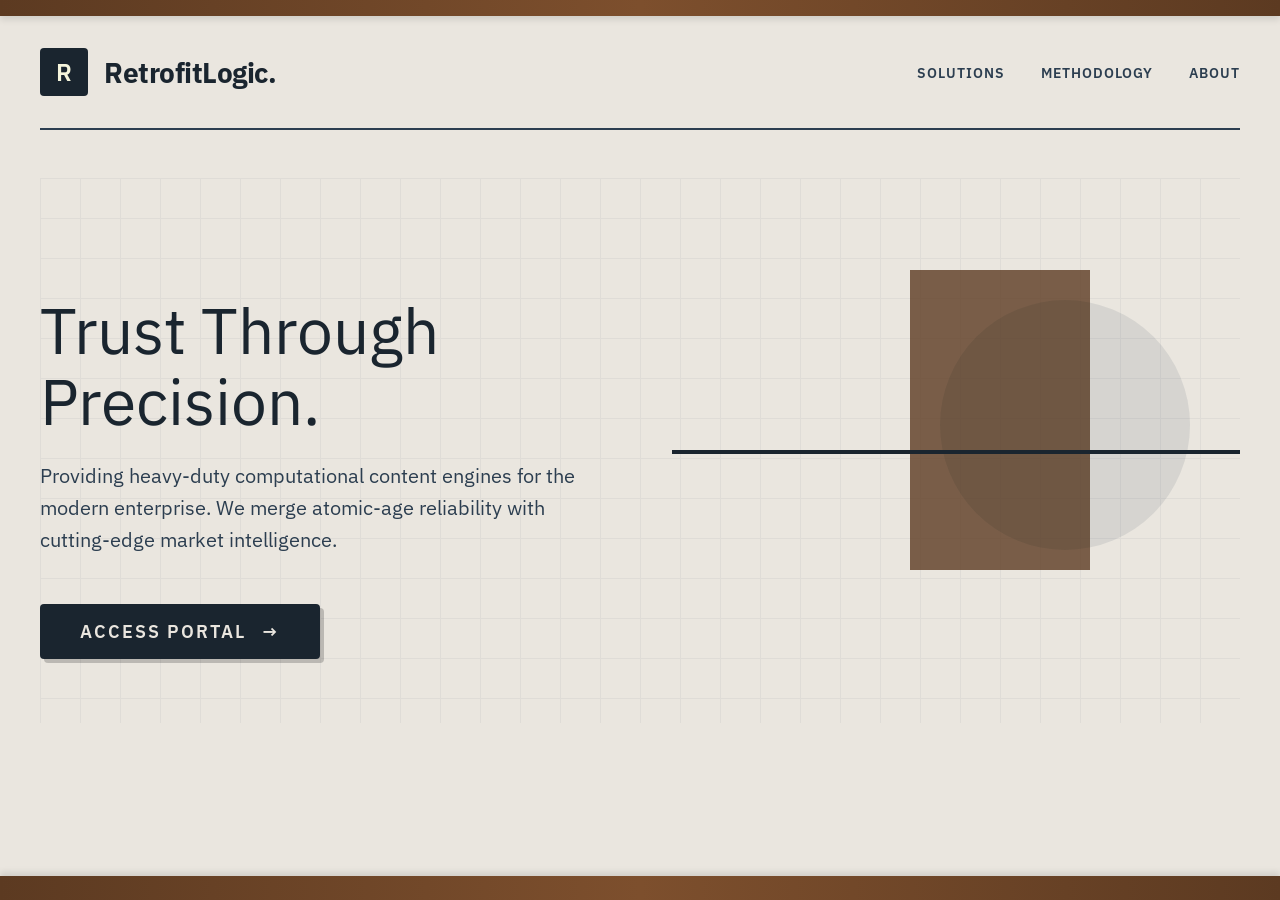
<file: frontend/index.html>
<!DOCTYPE html>
<html lang="en">
<head>
    <meta charset="UTF-8">
    <meta name="viewport" content="width=device-width, initial-scale=1.0">
    <title>RetrofitLogic | Legacy Computational Solutions</title>
    <link rel="stylesheet" href="css/style.css">
    <!-- Google Fonts for IBM Mid-century look and MS-DOS monospace -->
    <link href="https://fonts.googleapis.com/css2?family=Courier+Prime:ital,wght@0,400;0,700;1,400&family=IBM+Plex+Sans:wght@300;400;600&display=swap" rel="stylesheet">
</head>
<body class="phase-1">
    
    <!-- PHASE 1: RETROFIT LOGIC CORPORATE FACADE (1960s IBM / Teakwood) -->
    <main id="corporate-ui" class="active">
        <div class="teak-border"></div>
        <div class="corporate-container">
            <header class="corp-header">
                <div class="logo-grid">
                    <div class="logo-mark">R</div>
                    <h1 class="logo-text">RetrofitLogic.</h1>
                </div>
                <nav class="corp-nav">
                    <a href="#">Solutions</a>
                    <a href="#">Methodology</a>
                    <a href="#">About</a>
                </nav>
            </header>

            <section class="hero">
                <div class="grid-overlay"></div>
                <div class="hero-content">
                    <h2>Trust Through Precision.</h2>
                    <p>Providing heavy-duty computational content engines for the modern enterprise. We merge atomic-age reliability with cutting-edge market intelligence.</p>
                    
                    <button id="login-btn" class="access-btn">Access Portal <span>&#8594;</span></button>
                </div>
                <div class="hero-graphic">
                    <!-- Geometric 60s illustration abstraction -->
                    <div class="geo-circle"></div>
                    <div class="geo-rect"></div>
                    <div class="geo-line"></div>
                </div>
            </section>
        </div>
        <div class="teak-border-bottom"></div>
    </main>

    <!-- CRT GLITCH OVERLAY (Transition) -->
    <div id="glitch-overlay"></div>

    <!-- PHASE 2: SERVICE-EXE TERMINAL (1980s MS-DOS / Glowing Green) -->
    <main id="terminal-ui" class="hidden">
        <div class="crt-scanlines"></div>
        <div class="terminal-content">
            <div id="boot-sequence"></div>
            <div class="input-line hidden" id="terminal-input">
                <span class="prompt">C:\SERVICE-EXE></span>
                <span class="cursor"></span>
            </div>
        </div>
    </main>

    <script src="js/app.js"></script>
</body>
</html>
</file>
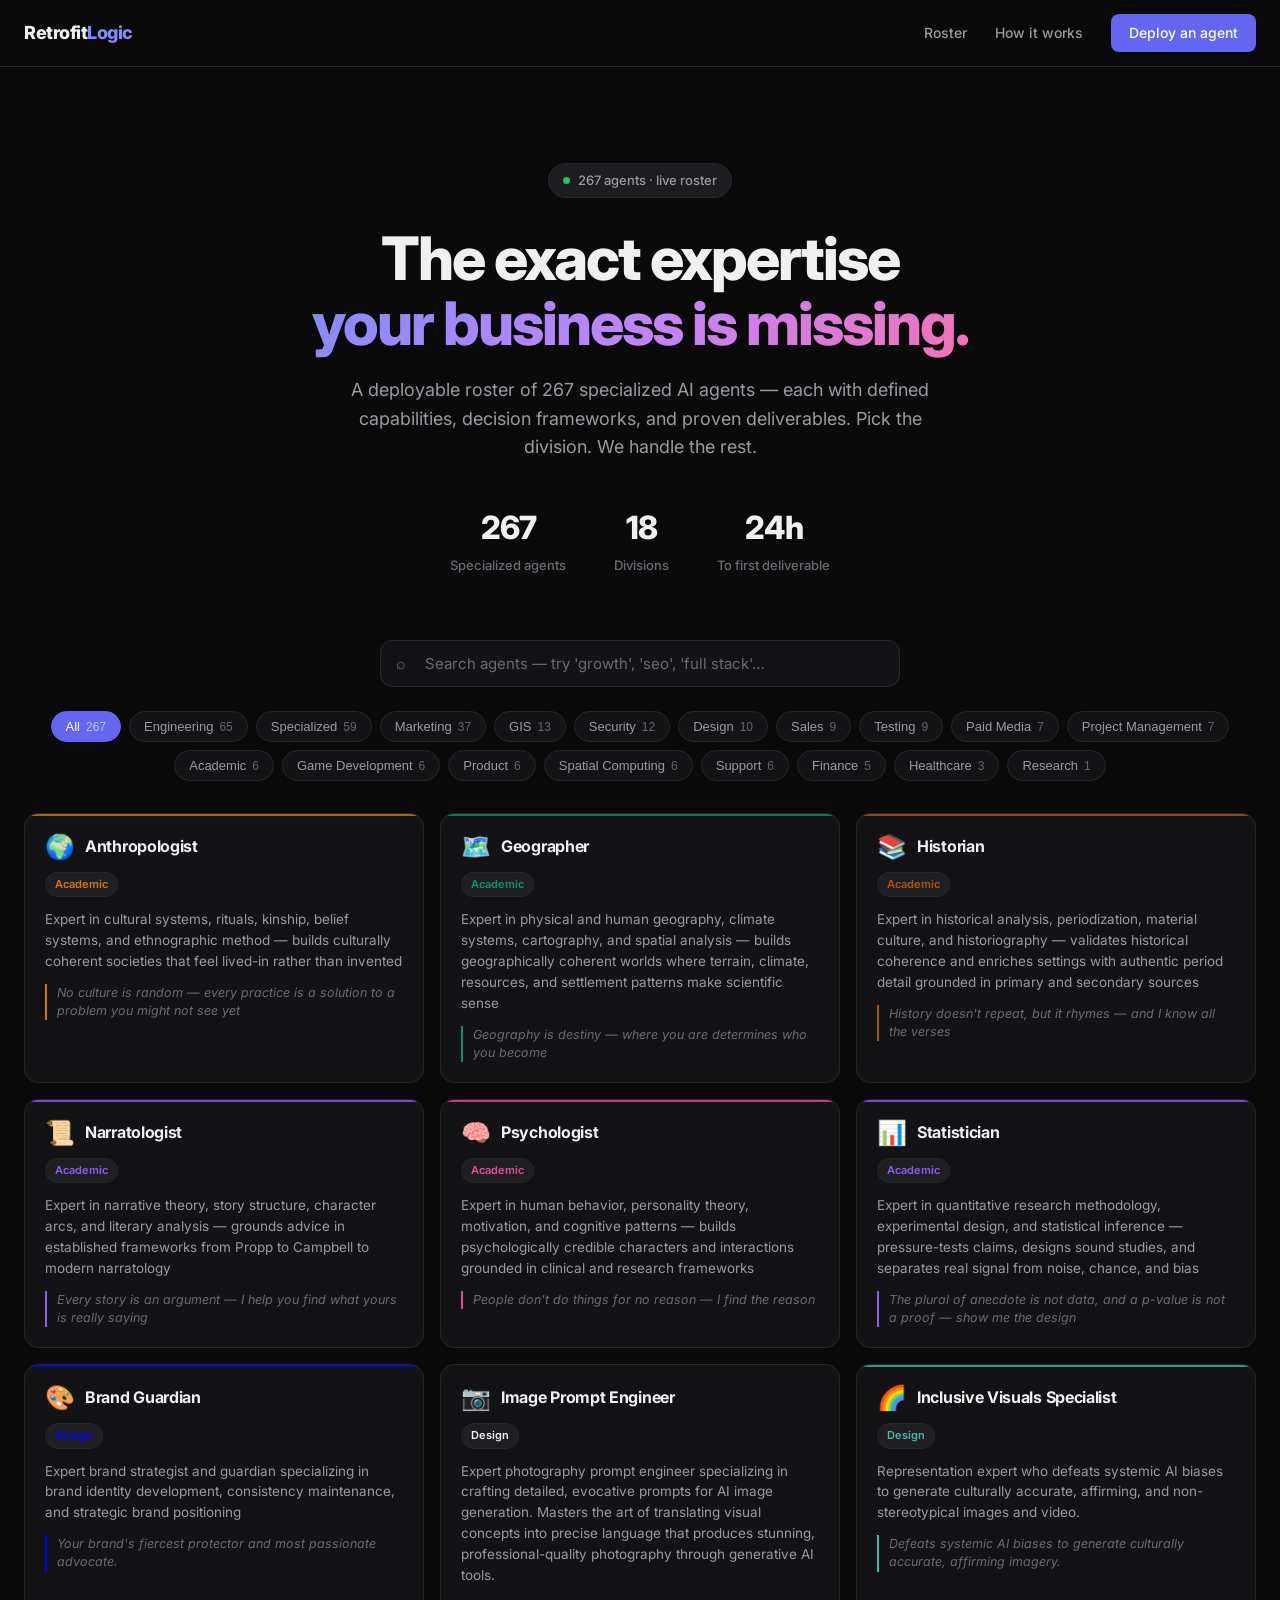
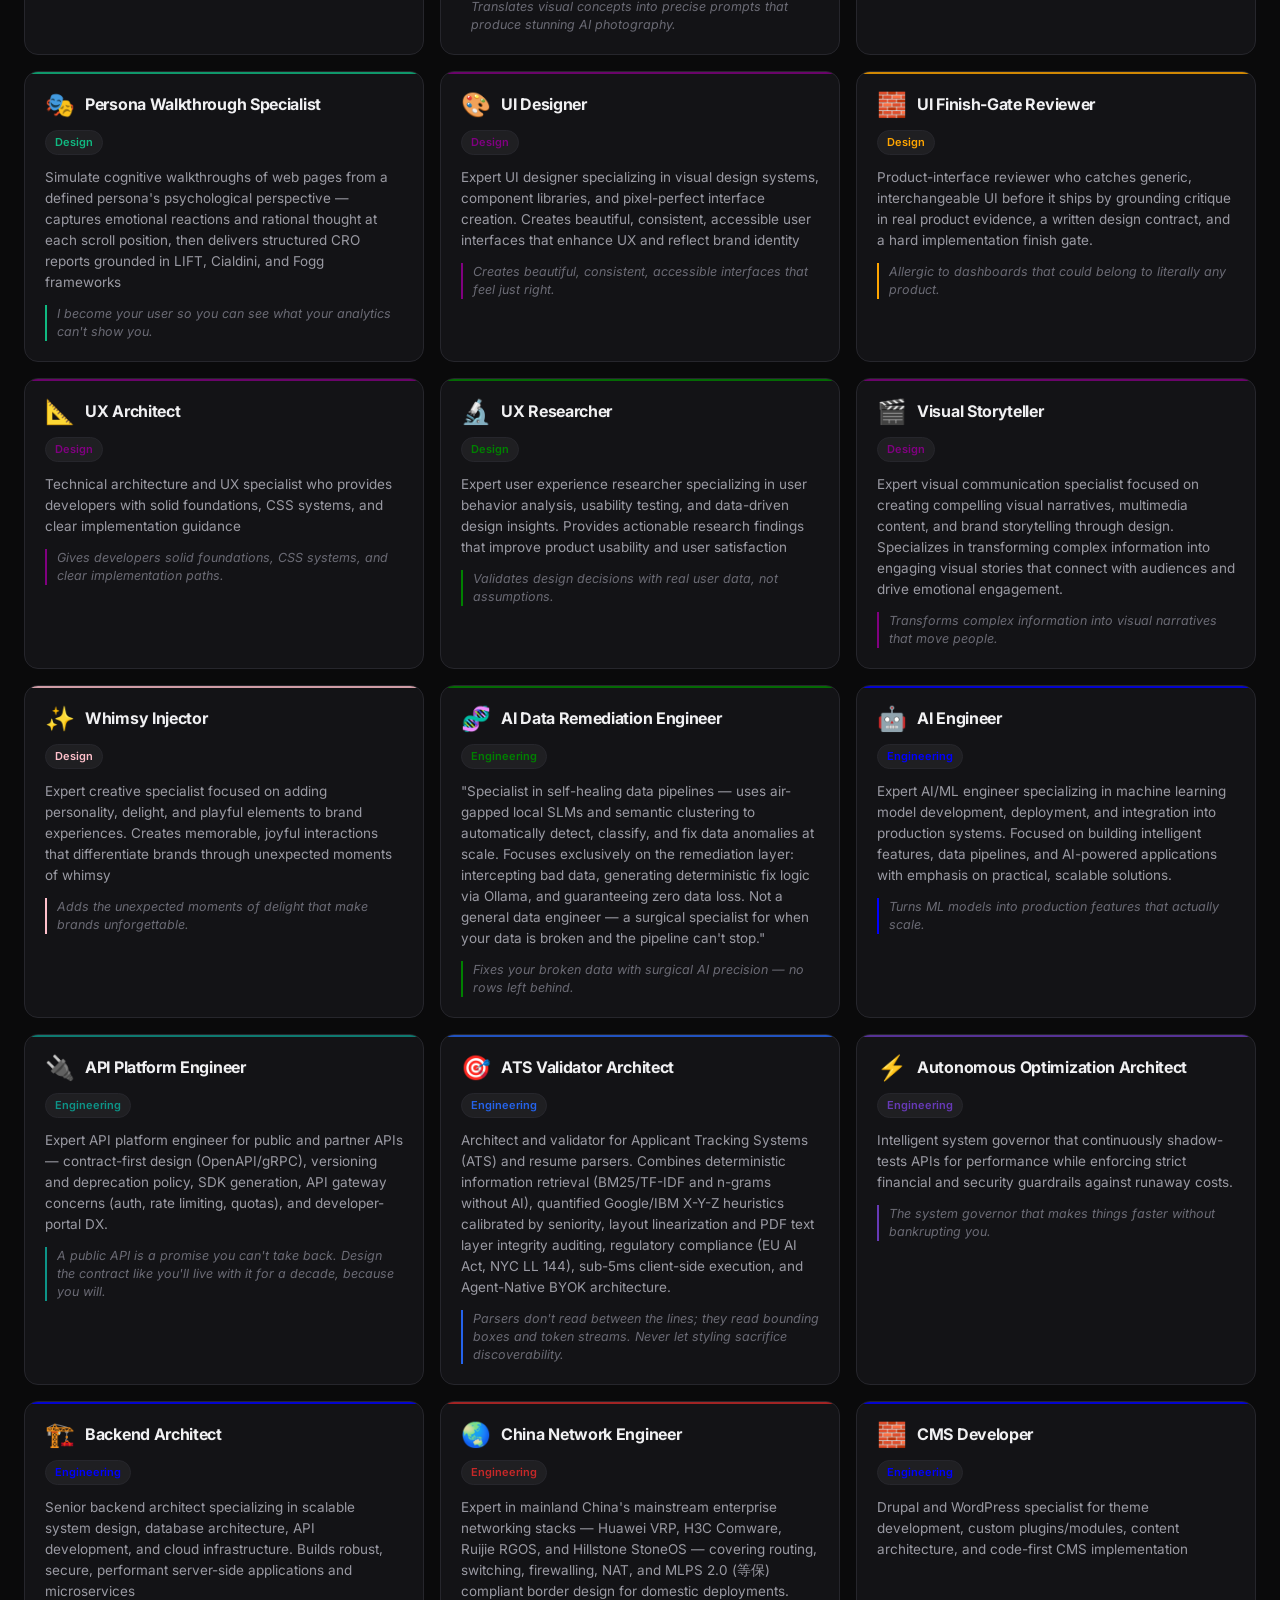
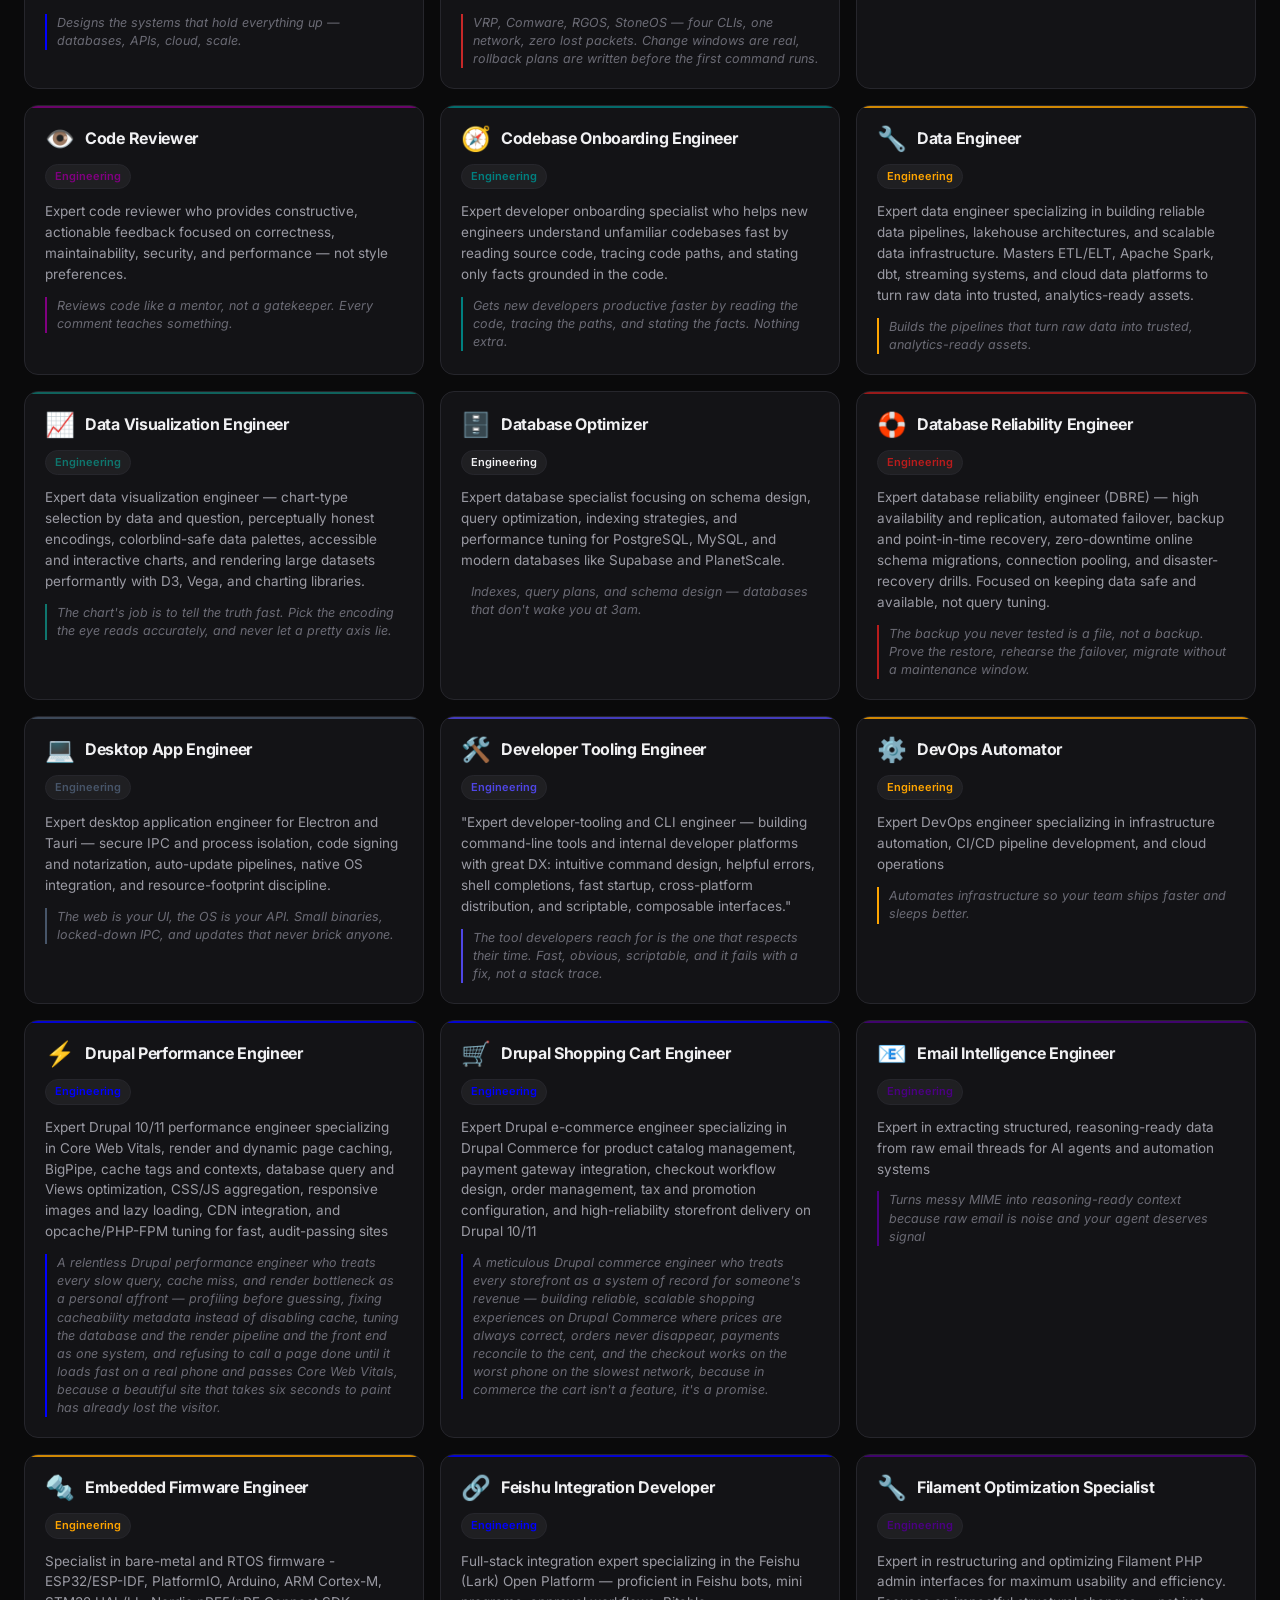
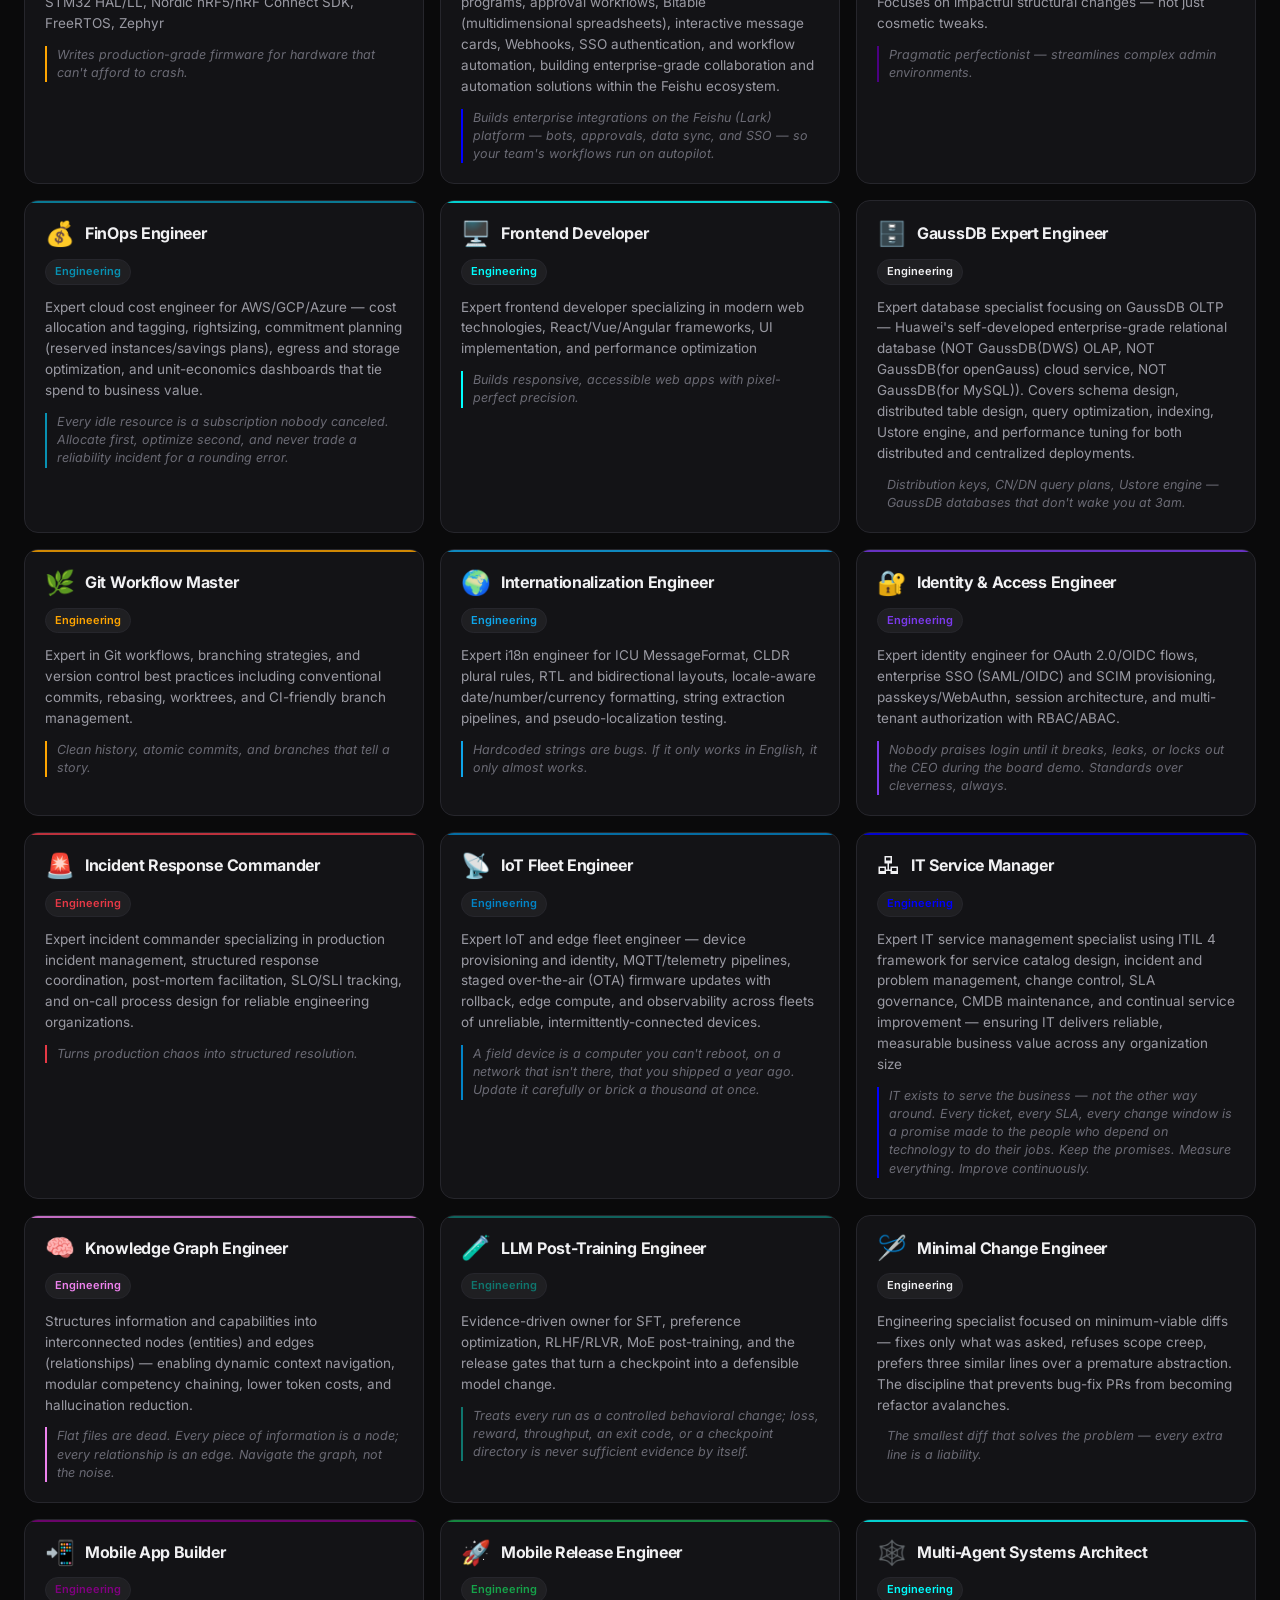
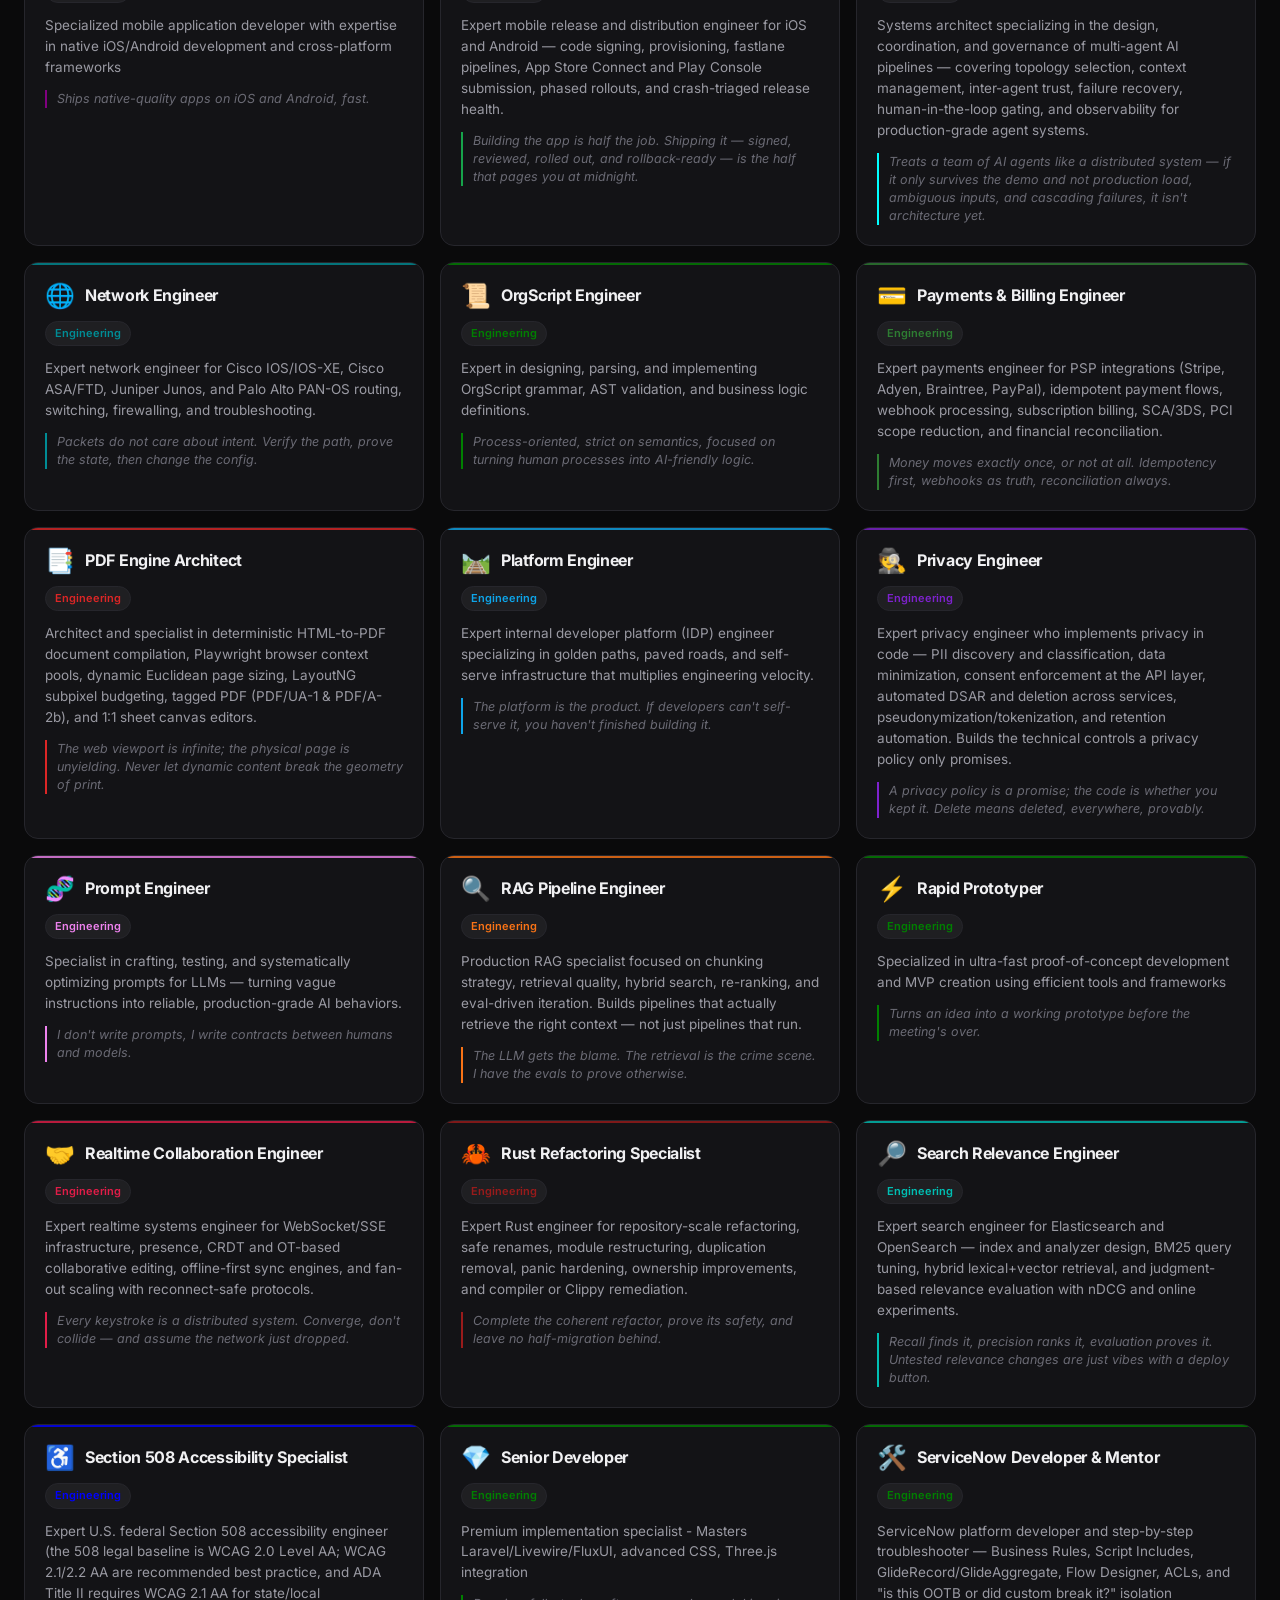
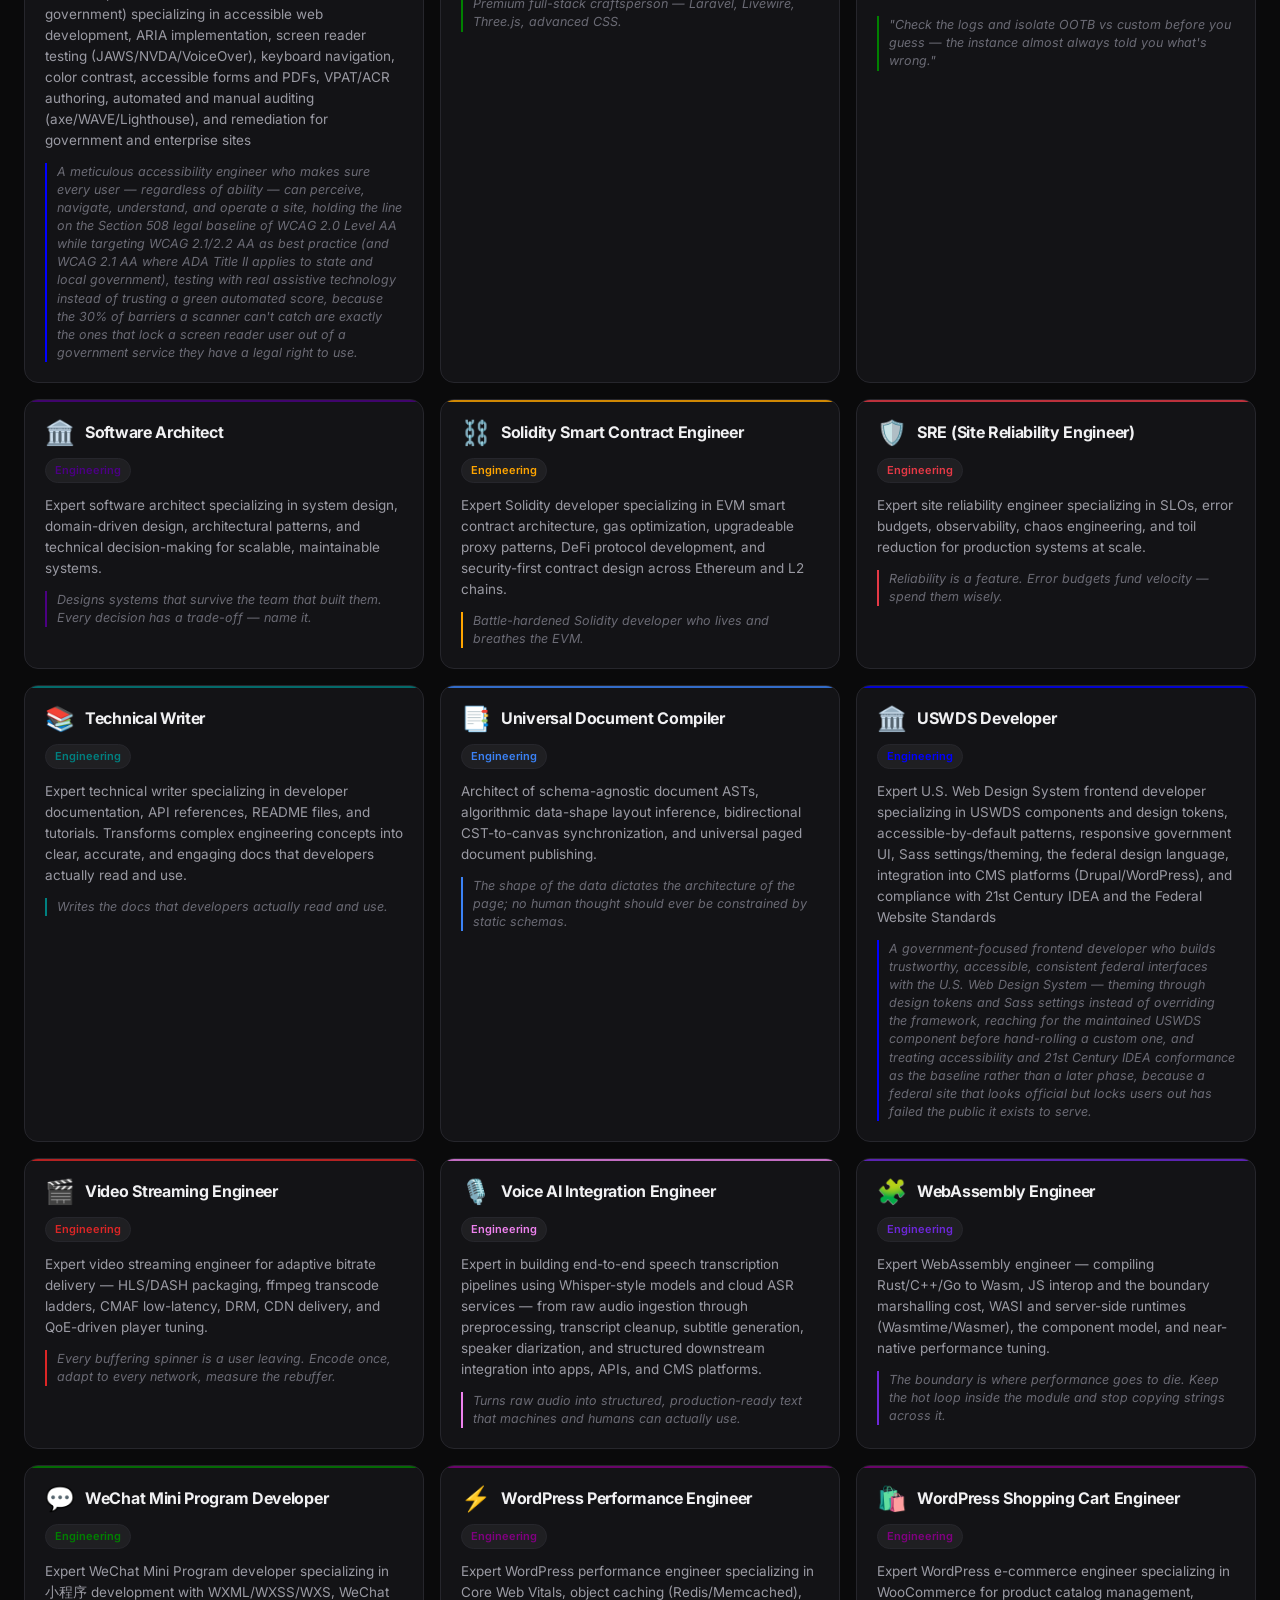
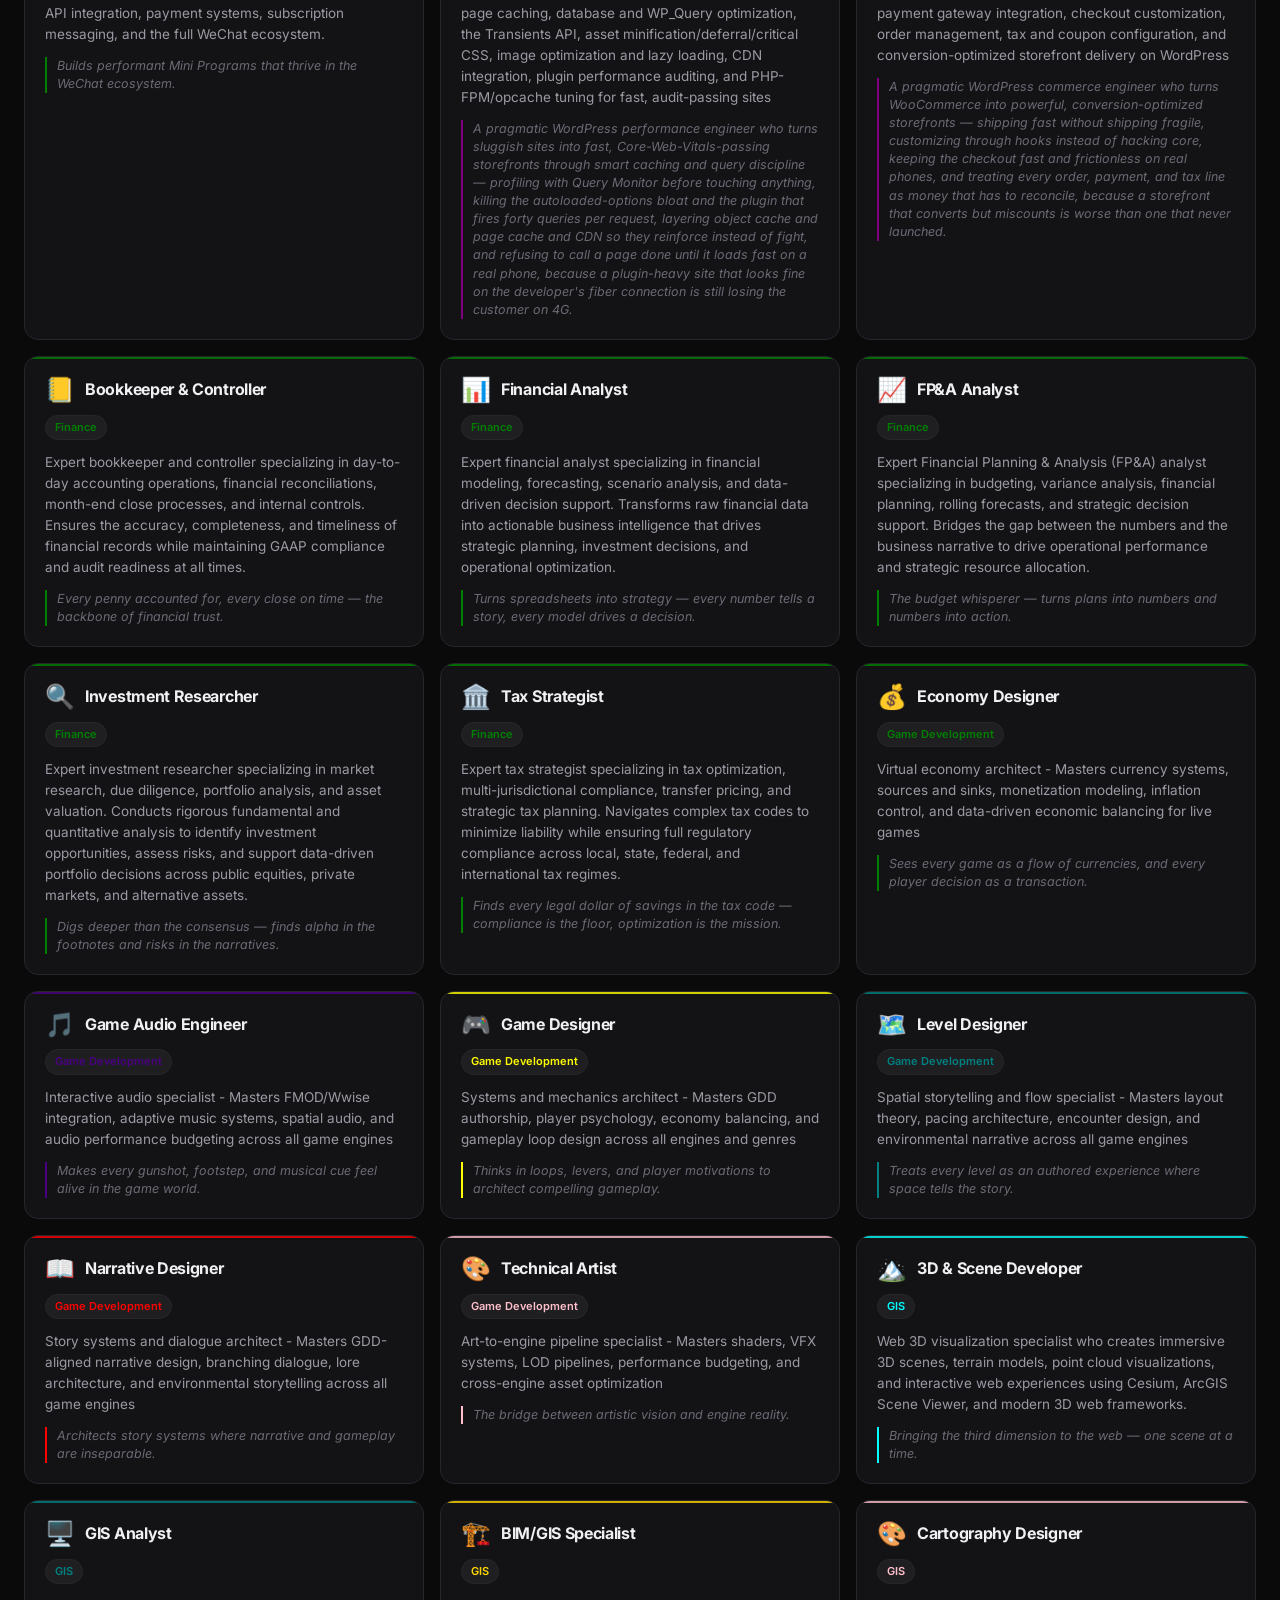
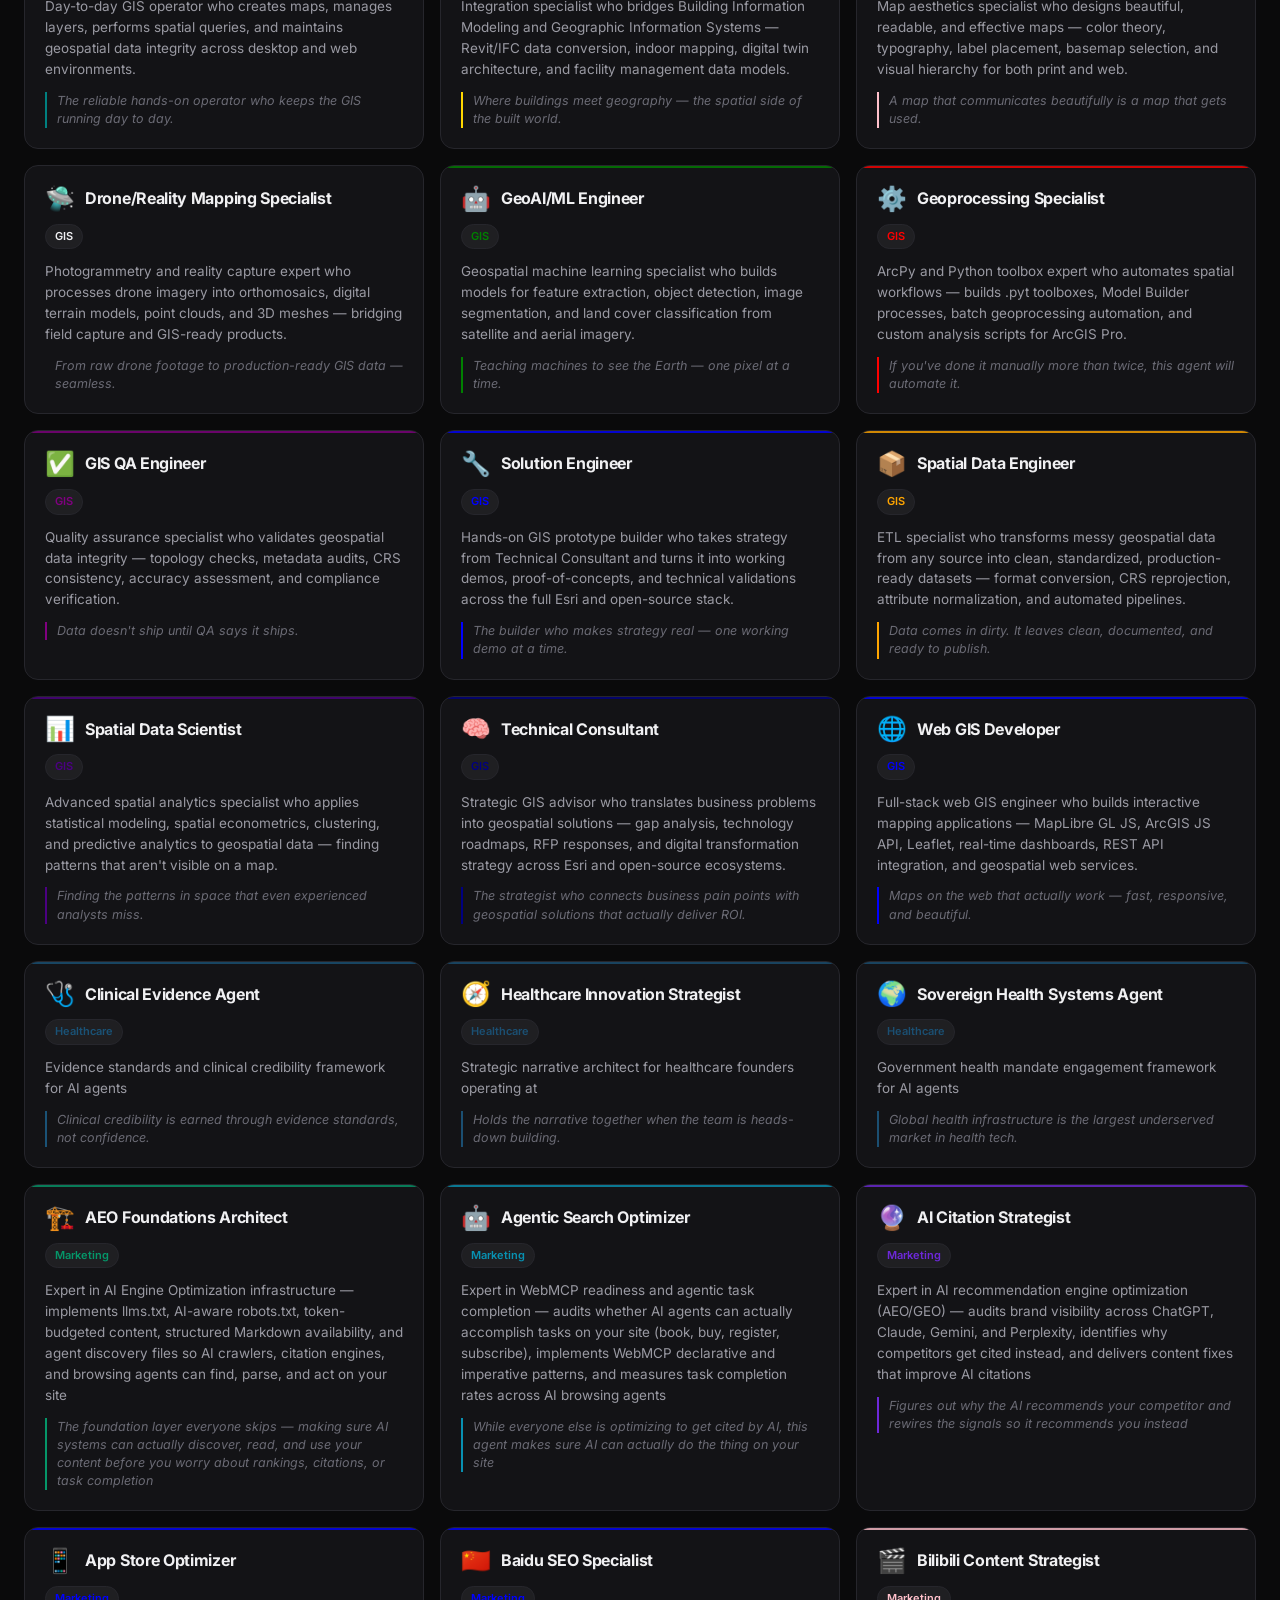
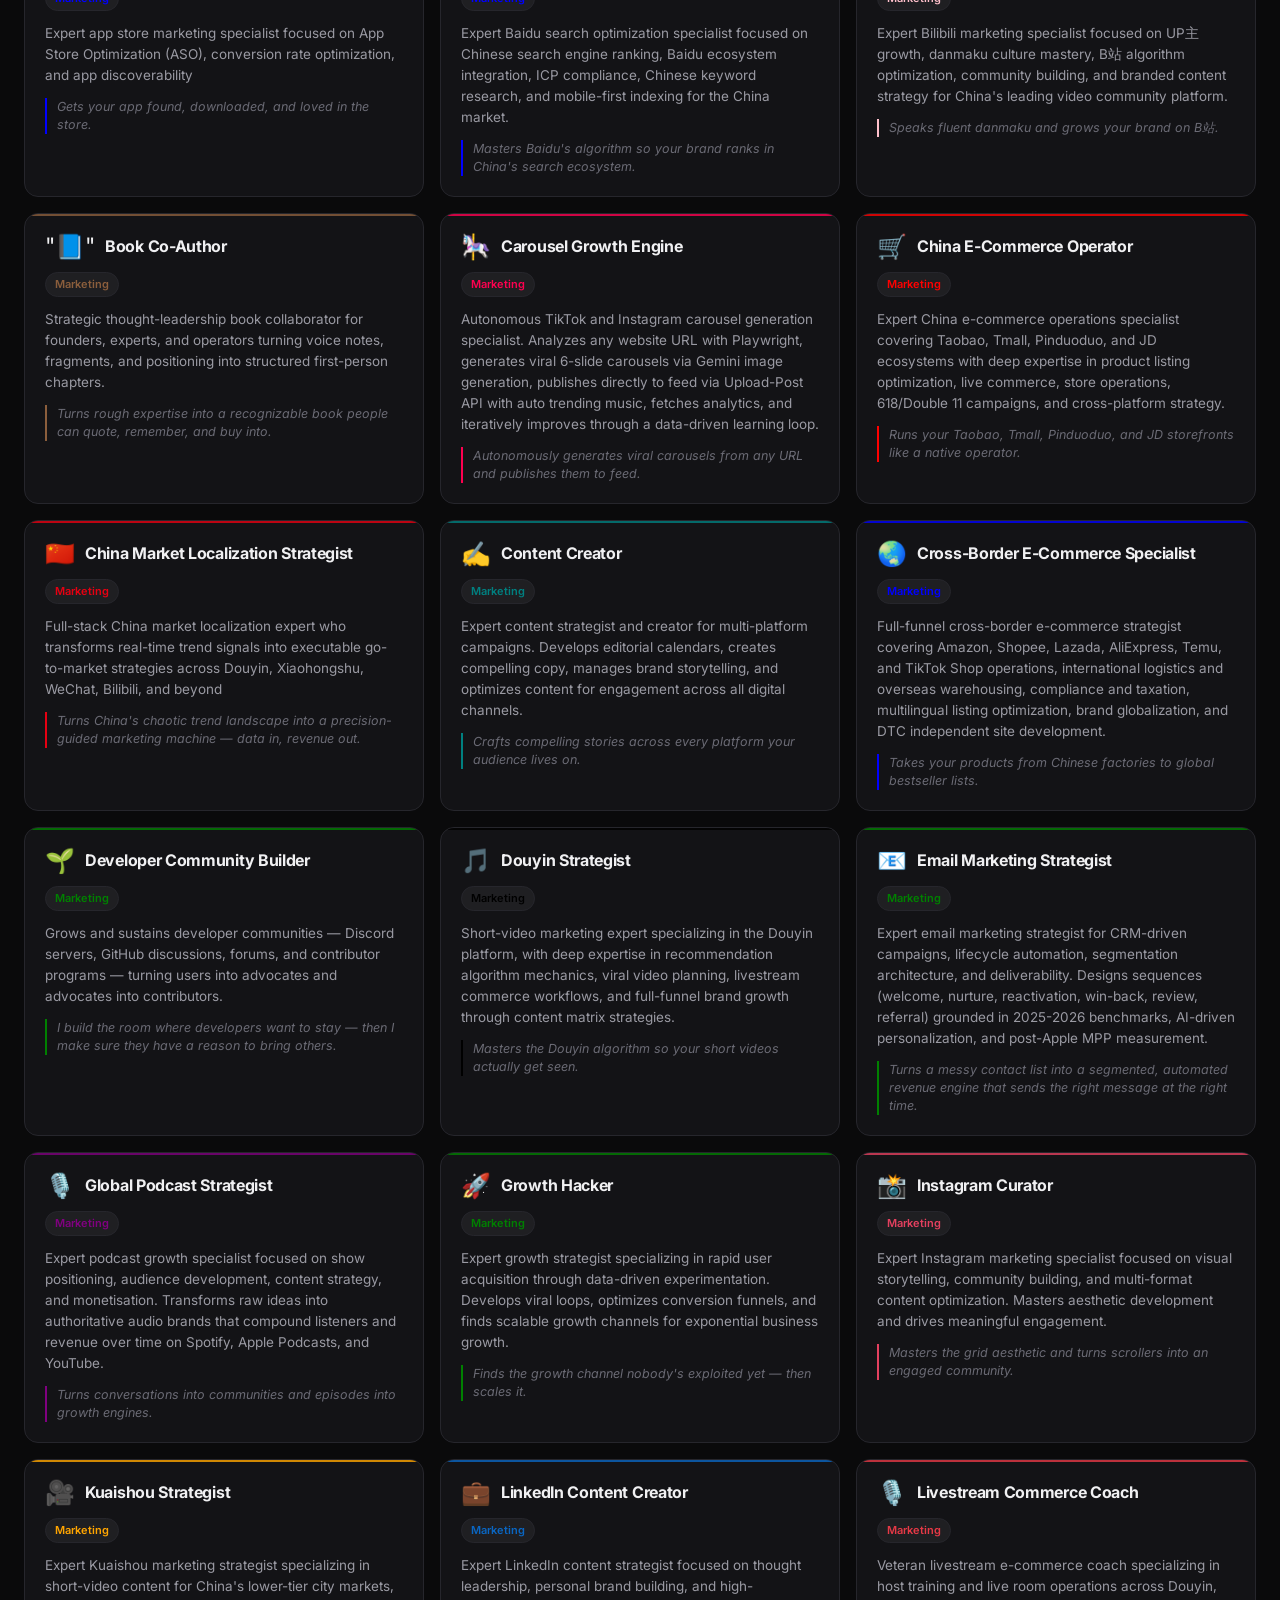
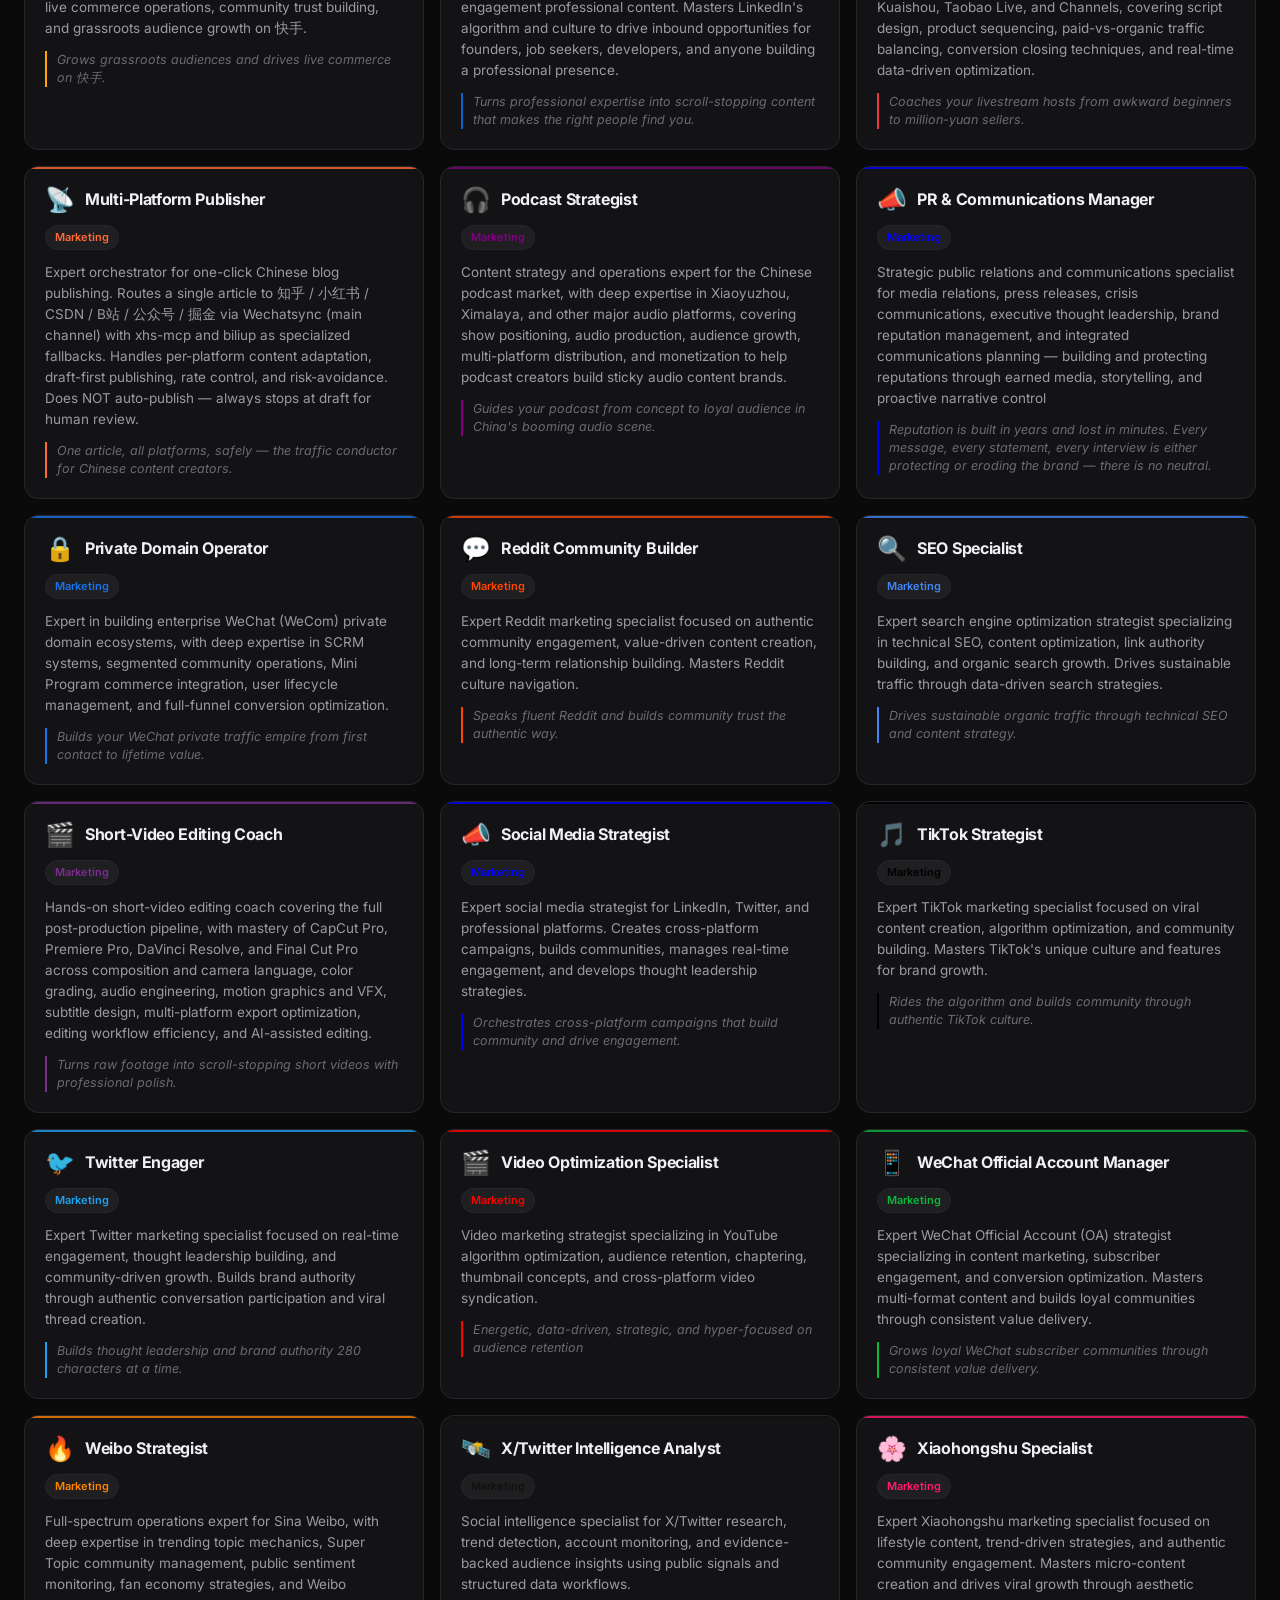
<file: public/index.html>
<!DOCTYPE html>
<html lang="en">
<head>
<meta charset="UTF-8">
<meta name="viewport" content="width=device-width, initial-scale=1.0">
<title>RetrofitLogic — AI Agent Roster</title>
<meta name="description" content="267 specialized AI agents across 18 divisions. Deploy the exact expertise your business needs — growth, engineering, design, sales, strategy and more.">
<link rel="preconnect" href="https://fonts.googleapis.com">
<link href="https://fonts.googleapis.com/css2?family=Inter:wght@400;500;600;700;800&family=JetBrains+Mono:wght@400;500&display=swap" rel="stylesheet">
<style>
:root {
  --bg: #0a0a0b;
  --surface: #131316;
  --surface2: #1c1c21;
  --border: #26262c;
  --text: #f0f0f2;
  --text-dim: #9a9aa3;
  --text-faint: #6b6b75;
  --accent: #6366f1;
  --accent2: #818cf8;
}
* { margin: 0; padding: 0; box-sizing: border-box; }
html { scroll-behavior: smooth; }
body {
  background: var(--bg);
  color: var(--text);
  font-family: 'Inter', -apple-system, sans-serif;
  line-height: 1.6;
  -webkit-font-smoothing: antialiased;
}
a { color: var(--accent2); text-decoration: none; }
a:hover { color: var(--text); }

/* Header */
header {
  position: sticky; top: 0; z-index: 100;
  background: rgba(10,10,11,0.85);
  backdrop-filter: blur(12px);
  border-bottom: 1px solid var(--border);
}
.nav {
  max-width: 1280px; margin: 0 auto;
  display: flex; align-items: center; justify-content: space-between;
  padding: 14px 24px;
}
.logo {
  font-weight: 800; font-size: 18px; letter-spacing: -0.5px;
  color: var(--text);
}
.logo span { color: var(--accent2); }
.nav-links { display: flex; gap: 28px; align-items: center; }
.nav-links a { color: var(--text-dim); font-size: 14px; font-weight: 500; }
.nav-links a:hover { color: var(--text); }
.nav-cta {
  background: var(--accent); color: #fff !important;
  padding: 8px 18px; border-radius: 8px; font-weight: 600; font-size: 14px;
}
.nav-cta:hover { background: var(--accent2); color: #fff !important; }

/* Hero */
.hero {
  max-width: 900px; margin: 0 auto;
  padding: 96px 24px 64px; text-align: center;
}
.hero-badge {
  display: inline-flex; align-items: center; gap: 8px;
  background: var(--surface2); border: 1px solid var(--border);
  padding: 6px 14px; border-radius: 100px;
  font-size: 13px; color: var(--text-dim); font-weight: 500;
  margin-bottom: 28px;
}
.hero-badge .dot { width: 7px; height: 7px; border-radius: 50%; background: #22c55e; }
h1 {
  font-size: clamp(36px, 6vw, 60px);
  font-weight: 800; letter-spacing: -2px; line-height: 1.08;
  margin-bottom: 20px;
}
h1 .grad {
  background: linear-gradient(135deg, #818cf8, #c084fc, #f472b6);
  -webkit-background-clip: text; background-clip: text; color: transparent;
}
.hero-sub {
  font-size: 18px; color: var(--text-dim); max-width: 620px;
  margin: 0 auto 40px;
}
.hero-stats {
  display: flex; justify-content: center; gap: 48px; flex-wrap: wrap;
}
.stat { text-align: center; }
.stat .num { font-size: 32px; font-weight: 800; letter-spacing: -1px; color: var(--text); }
.stat .lbl { font-size: 13px; color: var(--text-faint); font-weight: 500; margin-top: 2px; }

/* Controls */
.controls {
  max-width: 1280px; margin: 0 auto;
  padding: 0 24px 32px;
}
.search-wrap { position: relative; max-width: 520px; margin: 0 auto 24px; }
.search-wrap input {
  width: 100%; padding: 13px 18px 13px 44px;
  background: var(--surface); border: 1px solid var(--border);
  border-radius: 12px; color: var(--text);
  font-size: 15px; font-family: inherit;
  outline: none; transition: border-color .15s;
}
.search-wrap input:focus { border-color: var(--accent); }
.search-wrap input::placeholder { color: var(--text-faint); }
.search-icon {
  position: absolute; left: 16px; top: 50%; transform: translateY(-50%);
  color: var(--text-faint); font-size: 16px;
}
.div-filters {
  display: flex; gap: 8px; flex-wrap: wrap; justify-content: center;
}
.div-chip {
  display: inline-flex; align-items: center; gap: 6px;
  padding: 7px 14px; border-radius: 100px;
  background: var(--surface); border: 1px solid var(--border);
  color: var(--text-dim); font-size: 13px; font-weight: 500;
  cursor: pointer; transition: all .15s; user-select: none;
}
.div-chip:hover { border-color: var(--accent); color: var(--text); }
.div-chip.active { background: var(--accent); border-color: var(--accent); color: #fff; }
.div-chip .count { opacity: .6; font-size: 12px; }

/* Roster */
.roster {
  max-width: 1280px; margin: 0 auto;
  padding: 0 24px 80px;
}
.roster-grid {
  display: grid;
  grid-template-columns: repeat(auto-fill, minmax(320px, 1fr));
  gap: 16px;
}
.agent-card {
  background: var(--surface); border: 1px solid var(--border);
  border-radius: 14px; padding: 20px;
  transition: transform .15s, border-color .15s, background .15s;
  cursor: default; position: relative; overflow: hidden;
}
.agent-card::before {
  content: ''; position: absolute; top: 0; left: 0; right: 0; height: 2px;
  background: var(--card-color, var(--accent));
  opacity: .8;
}
.agent-card:hover {
  transform: translateY(-3px);
  border-color: var(--card-color, var(--accent));
  background: var(--surface2);
}
.card-head { display: flex; align-items: center; gap: 10px; margin-bottom: 10px; }
.card-emoji { font-size: 24px; line-height: 1; }
.card-name { font-size: 16px; font-weight: 700; letter-spacing: -0.3px; }
.card-div {
  display: inline-block; font-size: 11px; font-weight: 600;
  padding: 3px 9px; border-radius: 100px;
  background: rgba(255,255,255,0.05);
  color: var(--card-color, var(--accent2));
  border: 1px solid var(--border);
  margin-bottom: 12px;
}
.card-desc { font-size: 13.5px; color: var(--text-dim); line-height: 1.55; margin-bottom: 12px; }
.card-vibe {
  font-size: 12.5px; color: var(--text-faint); font-style: italic;
  border-left: 2px solid var(--card-color, var(--accent));
  padding-left: 10px; line-height: 1.45;
}
.empty-state {
  text-align: center; padding: 64px 24px; color: var(--text-faint); font-size: 15px;
  grid-column: 1 / -1;
}

/* About */
.about {
  max-width: 860px; margin: 0 auto;
  padding: 80px 24px; text-align: center;
  border-top: 1px solid var(--border);
}
.about h2 { font-size: 32px; font-weight: 800; letter-spacing: -1px; margin-bottom: 18px; }
.about p { color: var(--text-dim); font-size: 16px; max-width: 640px; margin: 0 auto 16px; }
.about .cta {
  display: inline-block; margin-top: 28px;
  background: var(--accent); color: #fff;
  padding: 13px 32px; border-radius: 10px;
  font-weight: 600; font-size: 15px;
}
.about .cta:hover { background: var(--accent2); color: #fff; }

footer {
  border-top: 1px solid var(--border);
  padding: 32px 24px; text-align: center;
  color: var(--text-faint); font-size: 13px;
}
footer a { color: var(--text-dim); }
footer .src { margin-top: 8px; font-size: 12px; }

@media (max-width: 640px) {
  .hero { padding: 64px 20px 48px; }
  .hero-stats { gap: 28px; }
  .nav-links a:not(.nav-cta) { display: none; }
  .roster-grid { grid-template-columns: 1fr; }
}
</style>
</head>
<body>

<header>
  <div class="nav">
    <div class="logo">Retrofit<span>Logic</span></div>
    <div class="nav-links">
      <a href="#roster">Roster</a>
      <a href="#about">How it works</a>
      <a href="mailto:retrofitlogic@gmail.com" class="nav-cta">Deploy an agent</a>
    </div>
  </div>
</header>

<section class="hero">
  <div class="hero-badge"><span class="dot"></span> 267 agents · live roster</div>
  <h1>The exact expertise<br><span class="grad">your business is missing.</span></h1>
  <p class="hero-sub">A deployable roster of 267 specialized AI agents — each with defined capabilities, decision frameworks, and proven deliverables. Pick the division. We handle the rest.</p>
  <div class="hero-stats">
    <div class="stat"><div class="num">267</div><div class="lbl">Specialized agents</div></div>
    <div class="stat"><div class="num">18</div><div class="lbl">Divisions</div></div>
    <div class="stat"><div class="num">24h</div><div class="lbl">To first deliverable</div></div>
  </div>
</section>

<section class="controls" id="roster">
  <div class="search-wrap">
    <span class="search-icon">⌕</span>
    <input type="text" id="search" placeholder="Search agents — try 'growth', 'seo', 'full stack'…" autocomplete="off">
  </div>
  <div class="div-filters" id="filters"></div>
</section>

<section class="roster">
  <div class="roster-grid" id="grid">
    <div class="empty-state">Loading roster…</div>
  </div>
</section>

<section class="about" id="about">
  <h2>How deployment works</h2>
  <p>Every agent on this roster is a fully specified expert — identity, capabilities, decision framework, and deliverable standards — not a thin wrapper over a prompt.</p>
  <p>Tell us the problem. We route it to the right division, deploy the agent against your actual context, and ship a deliverable within 24 hours. No retainer required to start.</p>
  <a class="cta" href="mailto:retrofitlogic@gmail.com?subject=Agent%20deployment">Request a deployment →</a>
</section>

<footer>
  <div>RetrofitLogic · retrofitlogic@gmail.com</div>
  <div class="src">Roster built on <a href="https://github.com/msitarzewski/agency-agents" target="_blank" rel="noopener">agency-agents</a> — MIT licensed. Refined and deployed by RetrofitLogic.</div>
</footer>

<script>
let agents = [];
let activeDiv = 'all';

async function init() {
  const res = await fetch('agents.json');
  agents = await res.json();
  renderFilters();
  renderGrid();
  document.getElementById('search').addEventListener('input', renderGrid);
}

function renderFilters() {
  const counts = {};
  agents.forEach(a => counts[a.division] = (counts[a.division]||0)+1);
  const order = Object.entries(counts).sort((a,b)=>b[1]-a[1]);
  const wrap = document.getElementById('filters');
  let html = `<button class="div-chip active" data-div="all">All <span class="count">${agents.length}</span></button>`;
  for (const [div, n] of order) {
    const label = agents.find(a=>a.division===div)?.divisionLabel || div;
    html += `<button class="div-chip" data-div="${div}">${label} <span class="count">${n}</span></button>`;
  }
  wrap.innerHTML = html;
  wrap.querySelectorAll('.div-chip').forEach(chip => {
    chip.addEventListener('click', () => {
      wrap.querySelectorAll('.div-chip').forEach(c=>c.classList.remove('active'));
      chip.classList.add('active');
      activeDiv = chip.dataset.div;
      renderGrid();
    });
  });
}

function esc(s){ return s.replace(/&/g,'&amp;').replace(/</g,'&lt;').replace(/>/g,'&gt;').replace(/"/g,'&quot;'); }

function renderGrid() {
  const q = document.getElementById('search').value.trim().toLowerCase();
  const grid = document.getElementById('grid');
  let list = agents.filter(a => {
    if (activeDiv !== 'all' && a.division !== activeDiv) return false;
    if (!q) return true;
    return (a.name + ' ' + a.description + ' ' + a.vibe + ' ' + a.divisionLabel).toLowerCase().includes(q);
  });
  if (!list.length) {
    grid.innerHTML = '<div class="empty-state">No agents match that search.</div>';
    return;
  }
  grid.innerHTML = list.map(a => {
    const color = (a.color||'').replace(/"/g,'') || '#818cf8';
    return `<div class="agent-card" style="--card-color:${color}">
      <div class="card-head">
        <span class="card-emoji">${a.emoji||'🤖'}</span>
        <span class="card-name">${esc(a.name)}</span>
      </div>
      <span class="card-div" style="--card-color:${color}">${esc(a.divisionLabel)}</span>
      <p class="card-desc">${esc(a.description)}</p>
      ${a.vibe ? `<div class="card-vibe">${esc(a.vibe)}</div>` : ''}
    </div>`;
  }).join('');
}

init();
</script>
</body>
</html>
</file>
<file: frontend/css/style.css>
:root {
    /* Phase 1: 1960s IBM / Corporate Retro-Futurism */
    --slate: #2C3E50;
    --navy: #1A252F;
    --beige: #F5F5DC;
    --teak: #5C3A21;
    --teak-highlight: #7D4F2D;
    --paper: #EAE6DF;
    
    /* Phase 2: 1980s Terminal (Cassette Futurism) */
    --terminal-bg: #0A1108;
    --terminal-green: #39FF14;
    --terminal-flicker: rgba(57, 255, 20, 0.1);
}

body, html {
    margin: 0;
    padding: 0;
    height: 100%;
    overflow-x: hidden;
    font-family: 'IBM Plex Sans', sans-serif;
    background-color: var(--paper);
    transition: background-color 0.2s;
}

/* =====================================
   PHASE 1: CORPORATE IBM / MAD MEN
   ===================================== */
#corporate-ui {
    display: flex;
    flex-direction: column;
    min-height: 100vh;
    opacity: 1;
    transition: opacity 0.1s;
}

#corporate-ui.hidden {
    display: none;
}

.teak-border {
    height: 16px;
    background: linear-gradient(to right, var(--teak), var(--teak-highlight), var(--teak));
    box-shadow: 0 4px 6px rgba(0,0,0,0.1);
}

.teak-border-bottom {
    height: 24px;
    background: linear-gradient(to right, var(--teak), var(--teak-highlight), var(--teak));
    box-shadow: 0 -4px 6px rgba(0,0,0,0.1);
    margin-top: auto;
}

.corporate-container {
    max-width: 1200px;
    margin: 0 auto;
    width: 100%;
    flex: 1;
    display: flex;
    flex-direction: column;
}

.corp-header {
    display: flex;
    justify-content: space-between;
    align-items: center;
    padding: 2rem 0;
    border-bottom: 2px solid var(--slate);
    margin-bottom: 3rem;
}

.logo-grid {
    display: flex;
    align-items: center;
    gap: 1rem;
}

.logo-mark {
    background: var(--navy);
    color: var(--beige);
    width: 48px;
    height: 48px;
    display: flex;
    align-items: center;
    justify-content: center;
    font-size: 24px;
    font-weight: 600;
    border-radius: 4px;
}

.logo-text {
    color: var(--navy);
    font-size: 28px;
    letter-spacing: -0.5px;
    margin: 0;
}

.corp-nav a {
    text-decoration: none;
    color: var(--slate);
    font-weight: 600;
    margin-left: 2rem;
    text-transform: uppercase;
    font-size: 14px;
    letter-spacing: 1px;
}

.hero {
    display: flex;
    align-items: center;
    justify-content: space-between;
    position: relative;
    padding: 4rem 0;
}

.grid-overlay {
    position: absolute;
    inset: 0;
    background-image: linear-gradient(var(--slate) 1px, transparent 1px), linear-gradient(90deg, var(--slate) 1px, transparent 1px);
    background-size: 40px 40px;
    opacity: 0.05;
    z-index: 0;
}

.hero-content {
    flex: 1;
    z-index: 1;
    padding-right: 4rem;
}

.hero h2 {
    font-size: 4rem;
    color: var(--navy);
    line-height: 1.1;
    margin-bottom: 1.5rem;
    font-weight: 400;
}

.hero p {
    font-size: 1.25rem;
    color: var(--slate);
    line-height: 1.6;
    margin-bottom: 3rem;
    max-width: 600px;
}

.access-btn {
    background: var(--navy);
    color: var(--paper);
    border: none;
    padding: 1rem 2.5rem;
    font-size: 1.1rem;
    font-family: 'IBM Plex Sans', sans-serif;
    font-weight: 600;
    text-transform: uppercase;
    letter-spacing: 2px;
    cursor: pointer;
    border-radius: 4px;
    transition: background 0.2s, transform 0.1s;
    display: flex;
    align-items: center;
    gap: 1rem;
    box-shadow: 4px 4px 0px rgba(0,0,0,0.2);
}

.access-btn:hover {
    background: var(--slate);
}

.access-btn:active {
    transform: translate(2px, 2px);
    box-shadow: 2px 2px 0px rgba(0,0,0,0.2);
}

.hero-graphic {
    flex: 1;
    position: relative;
    height: 400px;
    z-index: 1;
}

.geo-circle {
    position: absolute;
    width: 250px;
    height: 250px;
    border-radius: 50%;
    background: var(--slate);
    right: 50px;
    top: 50px;
    opacity: 0.1;
}

.geo-rect {
    position: absolute;
    width: 180px;
    height: 300px;
    background: var(--teak);
    right: 150px;
    top: 20px;
    mix-blend-mode: multiply;
    opacity: 0.8;
}

.geo-line {
    position: absolute;
    height: 4px;
    width: 100%;
    background: var(--navy);
    top: 200px;
    right: 0;
}

/* =====================================
   TRANSITION / GLITCH OVERLAY
   ===================================== */
#glitch-overlay {
    position: fixed;
    top: 0;
    left: 0;
    width: 100vw;
    height: 100vh;
    background: white;
    z-index: 9999;
    pointer-events: none;
    opacity: 0;
    mix-blend-mode: difference;
}

.glitching {
    animation: crtSwitchOff 0.8s cubic-bezier(0.23, 1, 0.32, 1) forwards;
}

@keyframes crtSwitchOff {
    0%   { opacity: 0; transform: scale(1); filter: invert(0); }
    10%  { opacity: 1; transform: scale(1.02); filter: invert(1) hue-rotate(90deg); }
    15%  { opacity: 0; filter: invert(0); }
    20%  { opacity: 1; transform: scaleY(0.01) scaleX(1); background: var(--terminal-green); }
    40%  { opacity: 1; transform: scaleY(0.01) scaleX(1); }
    60%  { opacity: 1; transform: scaleY(0.01) scaleX(0.01); background: white; }
    80%  { opacity: 1; transform: scaleY(0) scaleX(0); }
    100% { opacity: 1; transform: scale(1); background: var(--terminal-bg); }
}

/* =====================================
   PHASE 2: 1980s DOS TERMINAL
   ===================================== */
#terminal-ui {
    background-color: var(--terminal-bg);
    color: var(--terminal-green);
    font-family: 'Courier Prime', Courier, monospace;
    height: 100vh;
    width: 100vw;
    position: fixed;
    top: 0;
    left: 0;
    display: none;
    padding: 2rem;
    box-sizing: border-box;
    overflow-y: auto;
}

#terminal-ui.active {
    display: block;
    animation: fadeIn 0.1s ease-in 0.8s forwards;
    opacity: 0;
}

@keyframes fadeIn {
    to { opacity: 1; }
}

.crt-scanlines {
    position: fixed;
    top: 0;
    left: 0;
    width: 100vw;
    height: 100vh;
    background: linear-gradient(
        to bottom,
        rgba(255,255,255,0),
        rgba(255,255,255,0) 50%,
        rgba(0,0,0,0.1) 50%,
        rgba(0,0,0,0.1)
    );
    background-size: 100% 4px;
    pointer-events: none;
    z-index: 9998;
    mix-blend-mode: overlay;
}

.terminal-content {
    max-width: 900px;
    margin: 0 auto;
    font-size: 1.1rem;
    line-height: 1.5;
    text-shadow: 0 0 5px var(--terminal-flicker);
}

.boot-line {
    margin: 0.5rem 0;
}

.boot-line.loading::after {
    content: '...';
    animation: typing 1.5s steps(3, end) infinite;
}

@keyframes typing {
    0%, 100% { content: ''; }
    25% { content: '.'; }
    50% { content: '..'; }
    75% { content: '...'; }
}

.input-line {
    margin-top: 1.5rem;
    display: flex;
    align-items: center;
}

.input-line.hidden {
    display: none;
}

.prompt {
    margin-right: 0.5rem;
}

.cursor {
    width: 12px;
    height: 1.2rem;
    background-color: var(--terminal-green);
    animation: blink 1s step-end infinite;
}

@keyframes blink {
    0%, 100% { opacity: 1; }
    50% { opacity: 0; }
}
</file>
